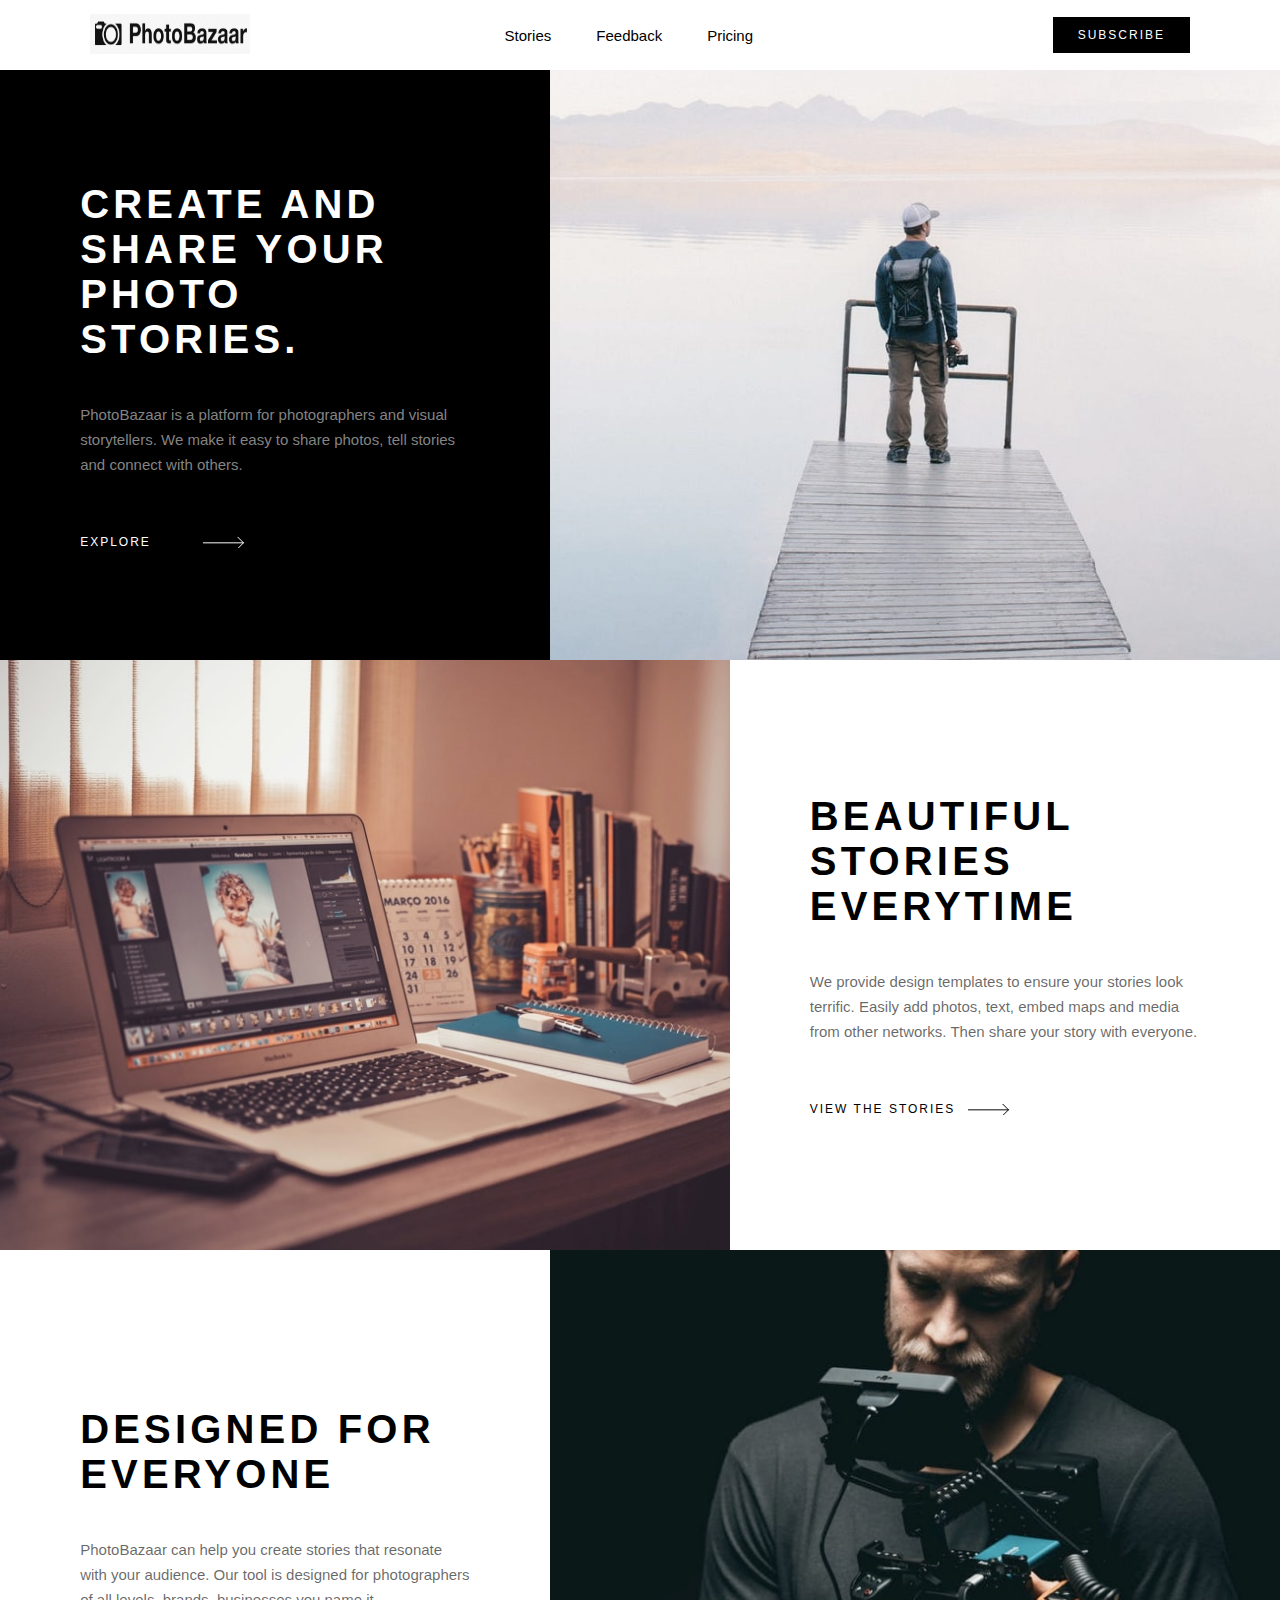
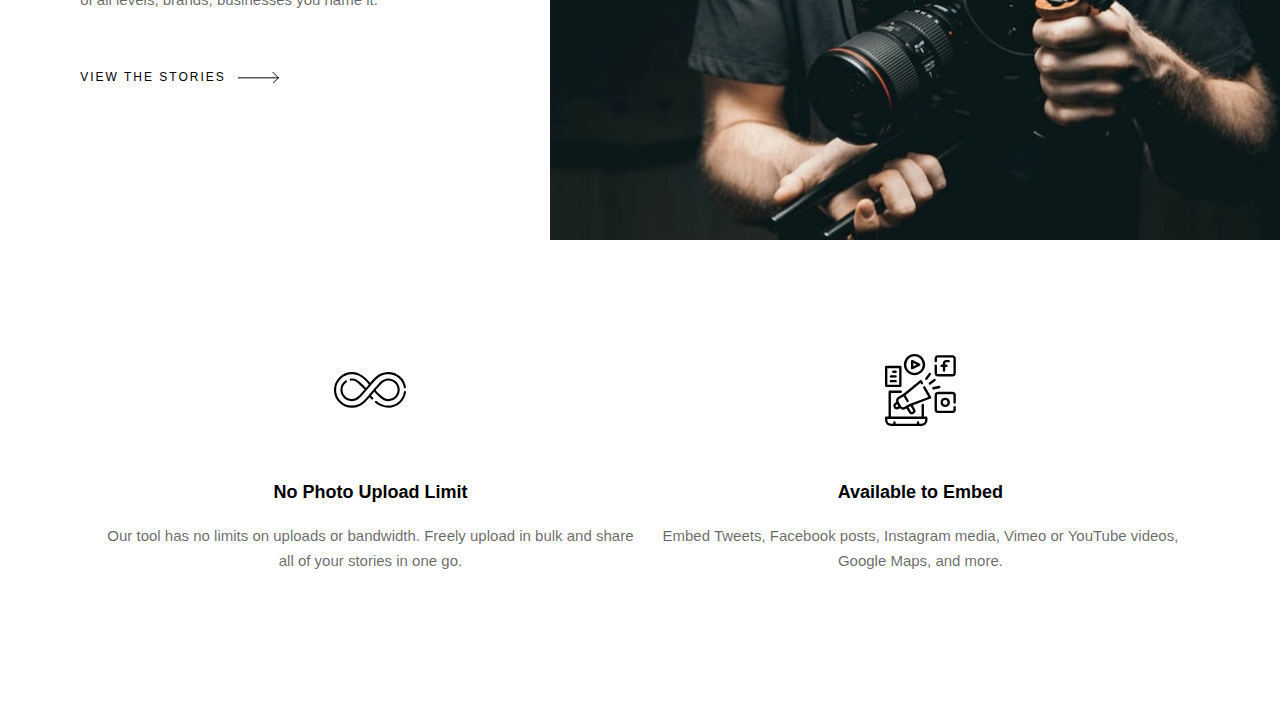
<file: index.html>
<!DOCTYPE html>
<html lang="en">

<head>
    <meta charset="UTF-8">
    <meta name="viewport" content="width=device-width, initial-scale=1.0">
    <title>PhotoBazaar - Home</title>
    <link rel="stylesheet" href="styles/css/main.css">
</head>

<body>
    <!-- HEADER -->
    <header>
        <div class="container">
            <nav class="navbar">
                <a href="index.html" class="logo">
                    <img height="40" width="160" src="images/Logo.png" alt="logo">
                </a>

                <ul class="nav_list">
                    <li class="nav_list-item">
                        <a href="stories.html" class="nav_list-link">Stories</a>
                    </li>
                    <li class="nav_list-item">
                        <a href="feedback.html" class="nav_list-link">Feedback</a>
                    </li>
                    <li class="nav_list-item">
                        <a href="pricing.html" class="nav_list-link">Pricing</a>
                    </li>
                </ul>

                <a href="subscribe.html" class="btn btn-black">Subscribe</a>

                <button class="menu_toggle">
                    <svg height="6" width="20" xmlns="http://www.w3.org/2000/svg" class="open">
                        <g fill-rule="evenodd">
                            <path d="M0 0h20v1H0zM0 5h20v1H0z"></path>
                        </g>
                    </svg>
                    <svg height="15" width="16" xmlns="http://www.w3.org/2000/svg" class="close">
                        <path
                            d="M14.718.075l.707.707L8.707 7.5l6.718 6.718-.707.707L8 8.207l-6.718 6.718-.707-.707L7.293 7.5.575.782l.707-.707L8 6.793 14.718.075z"
                            fill-rule="evenodd"></path>
                    </svg>
                </button>
            </nav>
        </div>
    </header>

    <!-- MAIN -->
    <main>
        <!-- CREATE AND SHARE SECTION -->
        <section class="create">
            <div class="container-lg">
                <div class="row">
                    <div class="section_text section_text_black">
                        <div class="section_text-box">
                            <h2 class="heading white">Create and share your photo stories.</h2>
                            <p class="opaque-grey">PhotoBazaar is a platform for photographers and visual storytellers.
                                We make it easy to share photos, tell stories and connect with others.</p>
                            <a href="explore.html" class="invite-link invite-link-white">Explore</a>
                        </div>
                    </div>
                    <div class="section_image section-create-img"></div>
                </div>
            </div>
        </section>

        <!-- BEAUTIFUL STORIES SECTION -->
        <section class="stories">
            <div class="container-lg">
                <div class="row">
                    <div class="section_image section-stories-img"></div>
                    <div class="section_text section_text_white">
                        <div class="section_text-box">
                            <h2 class="heading black">Beautiful stories everytime</h2>
                            <p class="opaque-black">We provide design templates to ensure your stories look terrific.
                                Easily add photos, text, embed maps and media from other networks. Then share your story with everyone.</p>
                            <a href="index.html" class="invite-link invite-link-black">View the stories</a>
                        </div>
                    </div>
                </div>
            </div>
        </section>

        <!-- FOR EVERYONE SECTION -->
        <section class="everyone">
            <div class="container-lg">
                <div class="row">
                    <div class="section_text section_text_white">
                        <div class="section_text-box">
                            <h2 class="heading black">Designed for everyone</h2>
                            <p class="opaque-black">PhotoBazaar can help you create stories that resonate with your audience. Our tool is designed for photographers of all levels, brands, businesses you name it.</p>
                            <a href="index.html" class="invite-link invite-link-black">View the stories</a>
                        </div>
                    </div>
                    <div class="section_image section-everyone-img"></div>
                </div>
            </div>
        </section>


        <!-- FEATURES GRID -->
        <section class="our-features">
            <div class="container">
                <div class="row">
                    <div class="feature">
                        <div class="feature-image"><img src="images/no-limit.svg" alt="no limit"></div>
                        <h3 class="feature-heading">No Photo Upload Limit</h3>
                        <p class="feature-text">Our tool has no limits on uploads or bandwidth. Freely upload in bulk and share all of your stories in one go.</p>
                    </div>
                    <div class="feature">
                        <div class="feature-image"><img src="images/embed.svg" alt="embed"></div>
                        <h3 class="feature-heading">Available to Embed</h3>
                        <p class="feature-text">Embed Tweets, Facebook posts, Instagram media, Vimeo or YouTube videos, Google Maps, and more.</p>
                    </div>
                </div>
            </div>
        </section>
    </main>
</body>

</html>
</file>
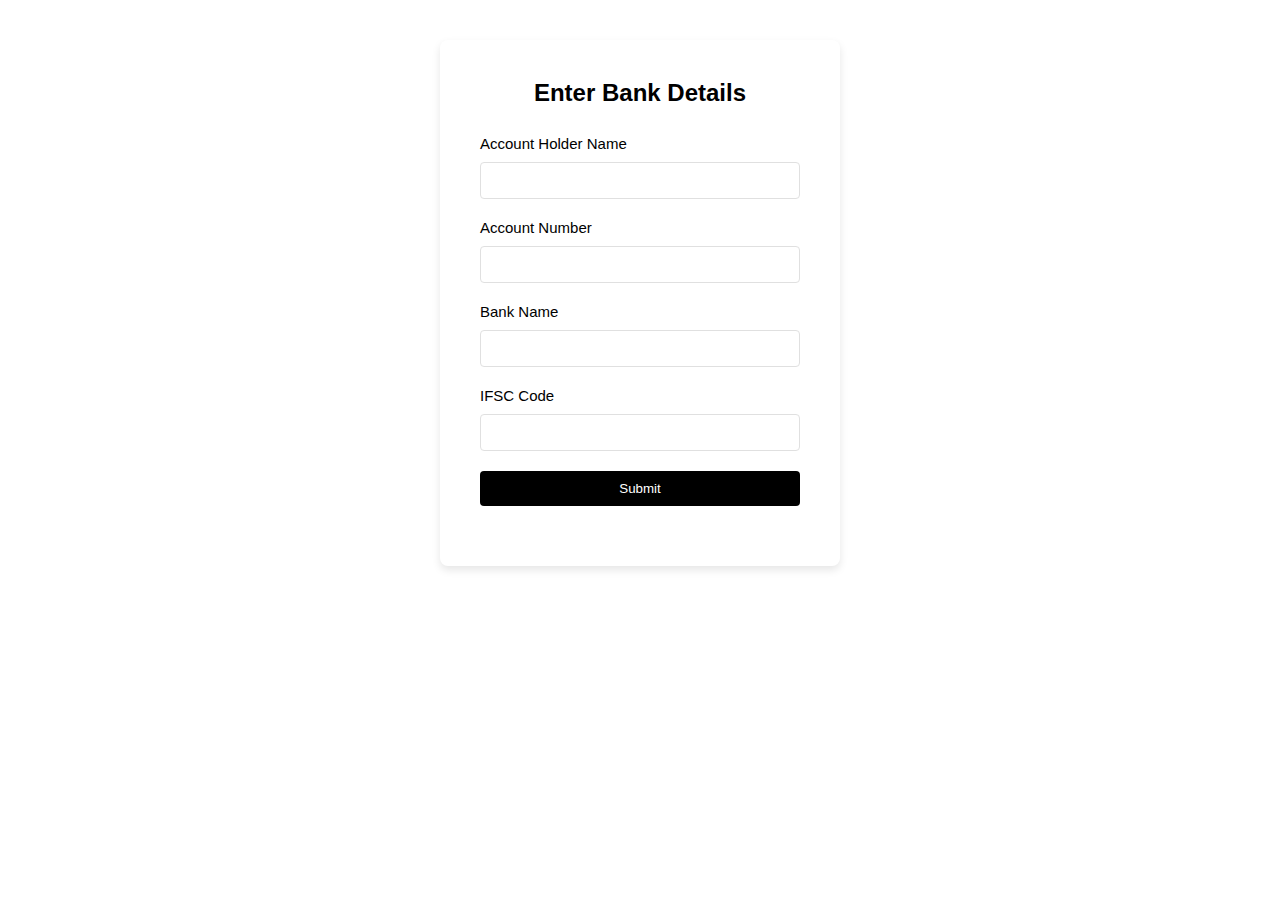
<file: bank-details.html>
<!DOCTYPE html>
<html lang="en">

<head>
    <meta charset="UTF-8">
    <meta name="viewport" content="width=device-width, initial-scale=1.0">
    <title>PhotoBazaar - Bank Details</title>
    <link rel="stylesheet" href="styles/css/main.css">
    <style>
        .form-container {
            background-color: #ffffff;
            padding: 40px;
            border-radius: 8px;
            max-width: 400px;
            margin: 40px auto;
            box-shadow: 0 4px 8px rgba(0, 0, 0, 0.1);
        }

        .form-heading {
            margin-bottom: 30px;
            font-size: 24px;
            text-align: center;
            color: #000000;
        }

        .form-group {
            margin-bottom: 20px;
        }

        .form-group label {
            display: block;
            margin-bottom: 10px;
            color: #000000;
        }

        .form-group input {
            width: 100%;
            padding: 10px;
            border: 1px solid #e0e0e0;
            border-radius: 4px;
            box-sizing: border-box;
        }

        .form-group button {
            width: 100%;
            padding: 10px;
            background-color: #000000;
            color: #ffffff;
            border: none;
            border-radius: 4px;
            cursor: pointer;
            transition: background-color 0.3s ease;
        }

        .form-group button:hover {
            background-color: #333333;
        }

        .form-group input:focus {
            border-color: #26c6da;
            outline: none;
        }

        /* Message styling */
        .message {
            margin-top: 20px;
            text-align: center;
            font-weight: bold;
        }

        .success {
            color: green;
        }

        .error {
            color: red;
        }
    </style>
</head>

<body>
    <!-- MAIN -->
    <main>
        <section class="form-container">
            <h3 class="form-heading">Enter Bank Details</h3>
            <form id="bankDetailsForm" onsubmit="submitForm(event)">
                <div class="form-group">
                    <label for="accountHolder">Account Holder Name</label>
                    <input type="text" id="accountHolder" name="accountHolder" required pattern="^[a-zA-Z\s]+$" title="Only letters and spaces allowed.">
                </div>

                <div class="form-group">
                    <label for="accountNumber">Account Number</label>
                    <input type="text" id="accountNumber" name="accountNumber" required pattern="^\d{9,18}$" title="Account number must be between 9 to 18 digits.">
                </div>

                <div class="form-group">
                    <label for="bankName">Bank Name</label>
                    <input type="text" id="bankName" name="bankName" required pattern="^[a-zA-Z\s]+$" title="Only letters and spaces allowed.">
                </div>

                <div class="form-group">
                    <label for="ifscCode">IFSC Code</label>
                    <input type="text" id="ifscCode" name="ifscCode" required pattern="^[A-Z]{4}[0-9]{7}$" title="IFSC Code must be 11 characters (first 4 letters and 7 digits).">
                </div>

                <div class="form-group">
                    <button type="submit">Submit</button>
                </div>
            </form>
            <!-- Message display area -->
            <div id="responseMessage" class="message"></div>
        </section>
    </main>

    <script>
        function submitForm(event) {
            event.preventDefault();

            const formData = {
                accountHolder: document.getElementById('accountHolder').value,
                accountNumber: document.getElementById('accountNumber').value,
                bankName: document.getElementById('bankName').value,
                ifscCode: document.getElementById('ifscCode').value
            };

            fetch('process_bank_details.php', {
                method: 'POST',
                headers: {
                    'Content-Type': 'application/json'
                },
                body: JSON.stringify(formData)
            })
            .then(response => response.json())
            .then(data => {
                const responseMessageDiv = document.getElementById('responseMessage');
                if (data.status === 'success') {
                    responseMessageDiv.className = 'message success';
                    responseMessageDiv.textContent = 'Bank details submitted successfully.';
                    // Optionally redirect after a delay
                    setTimeout(() => {
                        window.location.href = 'pricing.html';
                    }, 2000);
                } else {
                    responseMessageDiv.className = 'message error';
                    responseMessageDiv.textContent = data.message;
                }
            })
            .catch(error => {
                const responseMessageDiv = document.getElementById('responseMessage');
                responseMessageDiv.className = 'message error';
                responseMessageDiv.textContent = 'An error occurred. Please try again later.';
                console.error('Error:', error);
            });
        }
    </script>

</body>

</html>
</file>
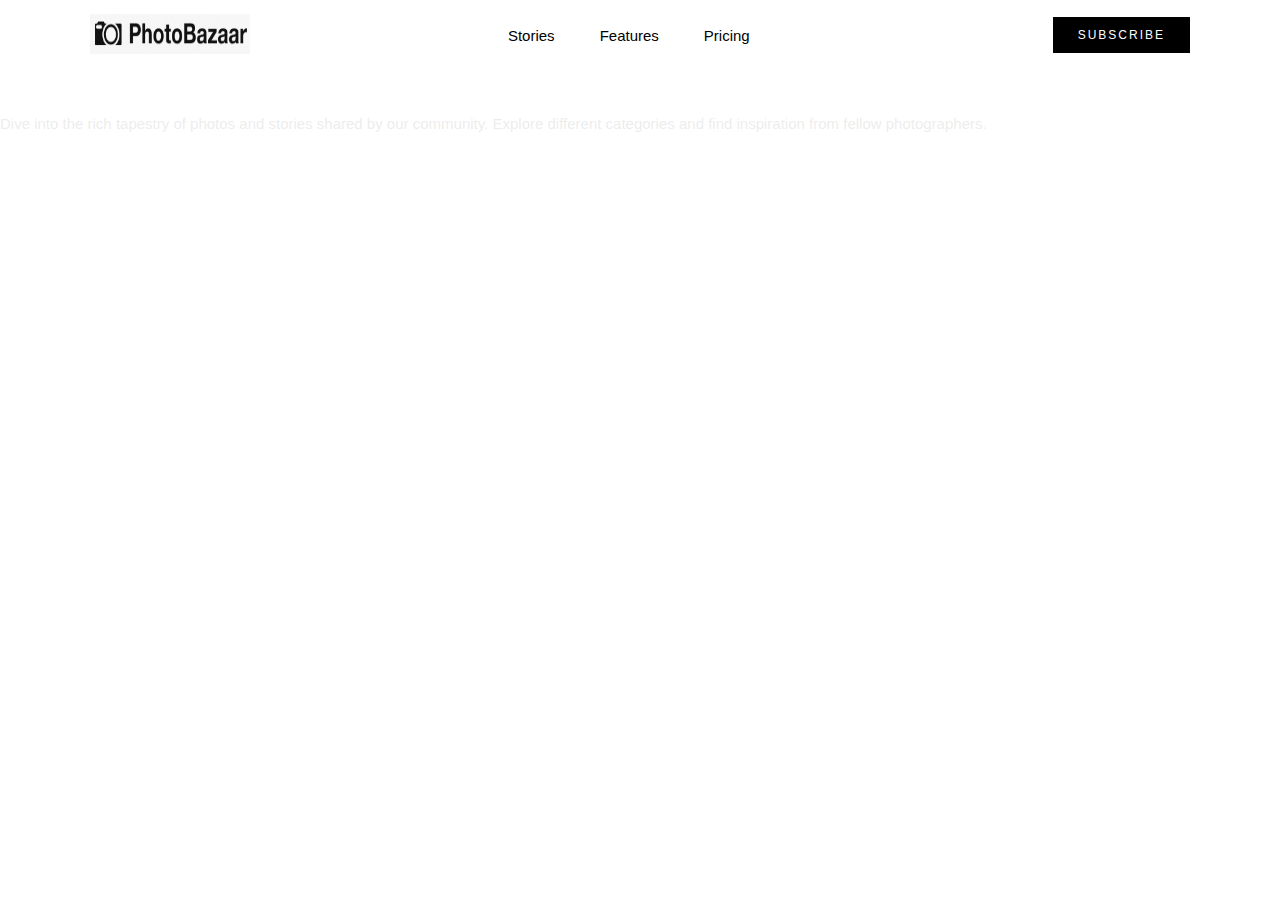
<file: explore.html>
<!DOCTYPE html>
<html lang="en">

<head>
    <meta charset="UTF-8">
    <meta name="viewport" content="width=device-width, initial-scale=1.0">
    <title>PhotoBazaar - Explore</title>
    <link rel="stylesheet" href="styles/css/main.css">
</head>

<body>
    <!-- HEADER -->
    <header>
        <div class="container">
            <nav class="navbar">
                <a href="index.html" class="logo">
                    <img height="40" width="160" src="images/Logo.png" alt="logo">
                </a>

                <ul class="nav_list">
                    <li class="nav_list-item">
                        <a href="stories.html" class="nav_list-link">Stories</a>
                    </li>
                    <li class="nav_list-item">
                        <a href="features.html" class="nav_list-link">Features</a>
                    </li>
                    <li class="nav_list-item">
                        <a href="pricing.html" class="nav_list-link">Pricing</a>
                    </li>
                </ul>

                <a href="subscribe.html" class="btn btn-black">Subscribe</a>
            </nav>
        </div>
    </header>

    <!-- MAIN -->
    <main>
        <section class="content">
            <div class="container-lg">
                <h2 class="heading white">Explore</h2>
                <p class="opaque-grey">Dive into the rich tapestry of photos and stories shared by our community. Explore different categories and find inspiration from fellow photographers.</p>
            </div>
        </section>
    </main>
</body>

</html>
</file>
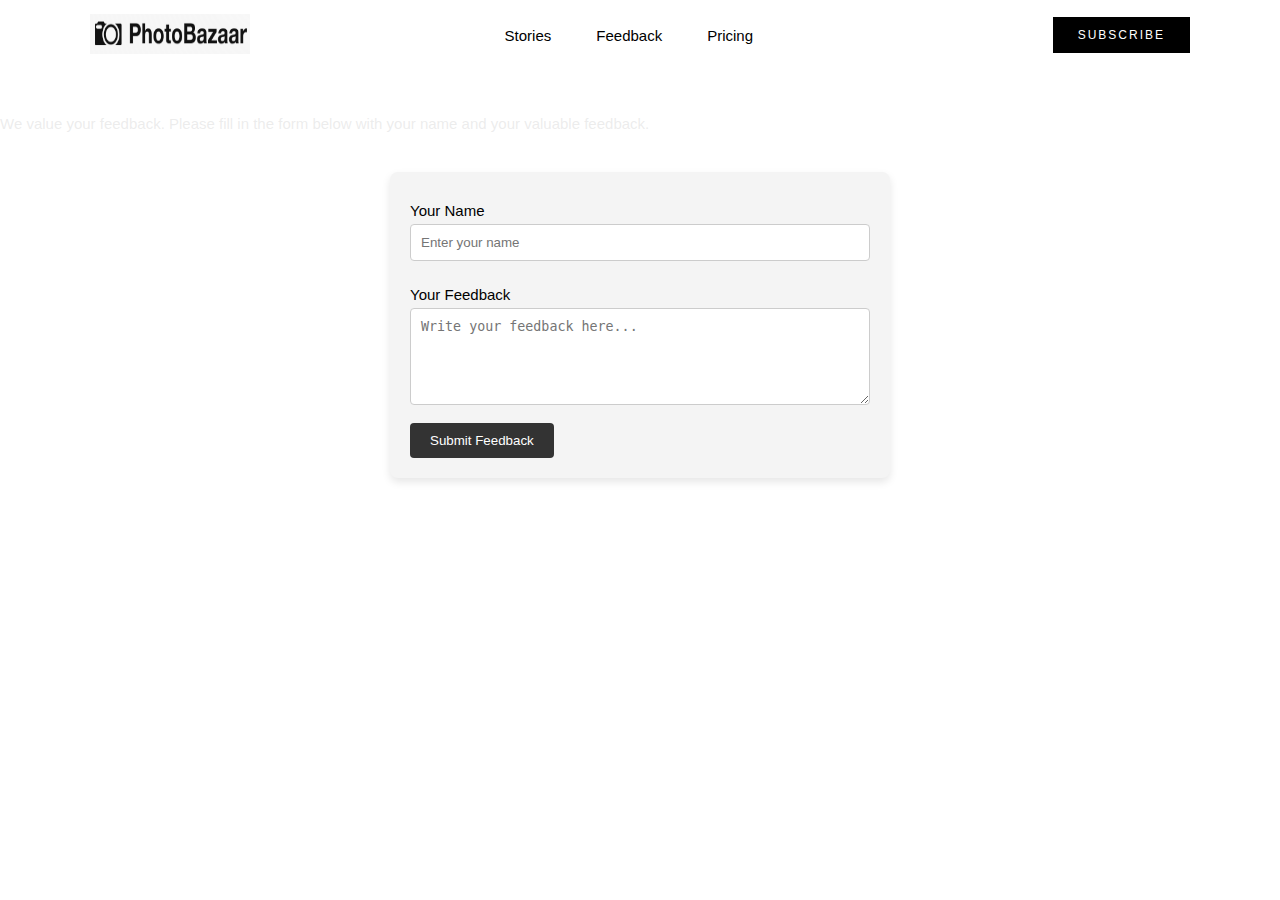
<file: feedback.html>
<!DOCTYPE html>
<html lang="en">

<head>
    <meta charset="UTF-8">
    <meta name="viewport" content="width=device-width, initial-scale=1.0">
    <title>PhotoBazaar - Feedback</title>
    <link rel="stylesheet" href="styles/css/main.css">
    <style>
        .form-container {
            width: 80%;
            max-width: 500px;
            margin: 0 auto;
            padding: 20px;
            background-color: #f4f4f4;
            border-radius: 8px;
        }

        .form-container label {
            display: block;
            margin: 10px 0 5px;
        }

        .form-container input, .form-container textarea {
            width: 100%;
            padding: 10px;
            border-radius: 4px;
            border: 1px solid #ccc;
            margin-bottom: 15px;
        }

        .form-container button {
            padding: 10px 20px;
            background-color: #333;
            color: white;
            border: none;
            border-radius: 4px;
            cursor: pointer;
        }

        .form-container button:hover {
            background-color: #444;
        }

        .name-suggestions {
            border: 1px solid #ccc;
            border-radius: 4px;
            max-height: 150px;
            overflow-y: auto;
            display: none;
            position: absolute;
            z-index: 10;
            background-color: #fff;
            width: 100%;
        }

        .name-suggestions div {
            padding: 8px;
            cursor: pointer;
        }

        .name-suggestions div:hover {
            background-color: #ddd;
        }
    </style>
</head>

<body>
    <!-- HEADER -->
    <header>
        <div class="container">
            <nav class="navbar">
                <a href="index.html" class="logo">
                    <img height="40" width="160" src="images/Logo.png" alt="logo">
                </a>

                <ul class="nav_list">
                    <li class="nav_list-item">
                        <a href="stories.html" class="nav_list-link">Stories</a>
                    </li>
                    <li class="nav_list-item">
                        <a href="feedback.html" class="nav_list-link">Feedback</a>
                    </li>
                    <li class="nav_list-item">
                        <a href="pricing.html" class="nav_list-link">Pricing</a>
                    </li>
                </ul>

                <a href="subscribe.html" class="btn btn-black">Subscribe</a>
            </nav>
        </div>
    </header>

    <!-- MAIN -->
    <main>
        <section class="content">
            <div class="container-lg">
                <h2 class="heading white">Feedback</h2>
                <p class="opaque-grey">We value your feedback. Please fill in the form below with your name and your valuable feedback.</p>

                <!-- Feedback Form -->
                <div class="form-container">
                    <form id="feedback-form">
                        <label for="name">Your Name</label>
                        <input type="text" id="name" name="name" placeholder="Enter your name" oninput="getNameSuggestions(this.value)">
                        <div id="suggestions" class="name-suggestions"></div>

                        <label for="feedback">Your Feedback</label>
                        <textarea id="feedback" name="feedback" rows="5" placeholder="Write your feedback here..."></textarea>

                        <button type="submit">Submit Feedback</button>
                    </form>
                </div>
            </div>
        </section>
    </main>

    <script src="https://code.jquery.com/jquery-3.6.0.min.js"></script>
    <script>
        // Function to get name suggestions based on input
        function getNameSuggestions(query) {
            if (query.length > 0) {
                $.ajax({
                    url: "get_names.php",
                    method: "GET",
                    data: { letter: query[0].toUpperCase() },
                    success: function(response) {
                        const names = JSON.parse(response);
                        let suggestions = "";
                        if (names.length > 0) {
                            names.forEach(function(name) {
                                suggestions += `<div onclick="selectName('${name}')">${name}</div>`;
                            });
                            document.getElementById('suggestions').innerHTML = suggestions;
                            document.getElementById('suggestions').style.display = "block";
                        } else {
                            document.getElementById('suggestions').style.display = "none";
                        }
                    }
                });
            } else {
                document.getElementById('suggestions').style.display = "none";
            }
        }

        // Function to select name from suggestions
        function selectName(name) {
            document.getElementById('name').value = name;
            document.getElementById('suggestions').style.display = "none";
        }

        // Submit the form using AJAX
        $("#feedback-form").on("submit", function(e) {
            e.preventDefault();

            const name = $("#name").val();
            const feedback = $("#feedback").val();

            $.ajax({
                url: "submit_feedback.php",
                method: "POST",
                data: {
                    name: name,
                    feedback: feedback
                },
                success: function(response) {
                    alert(response);
                    $("#feedback-form")[0].reset();
                }
            });
        });
    </script>
</body>

</html>
</file>
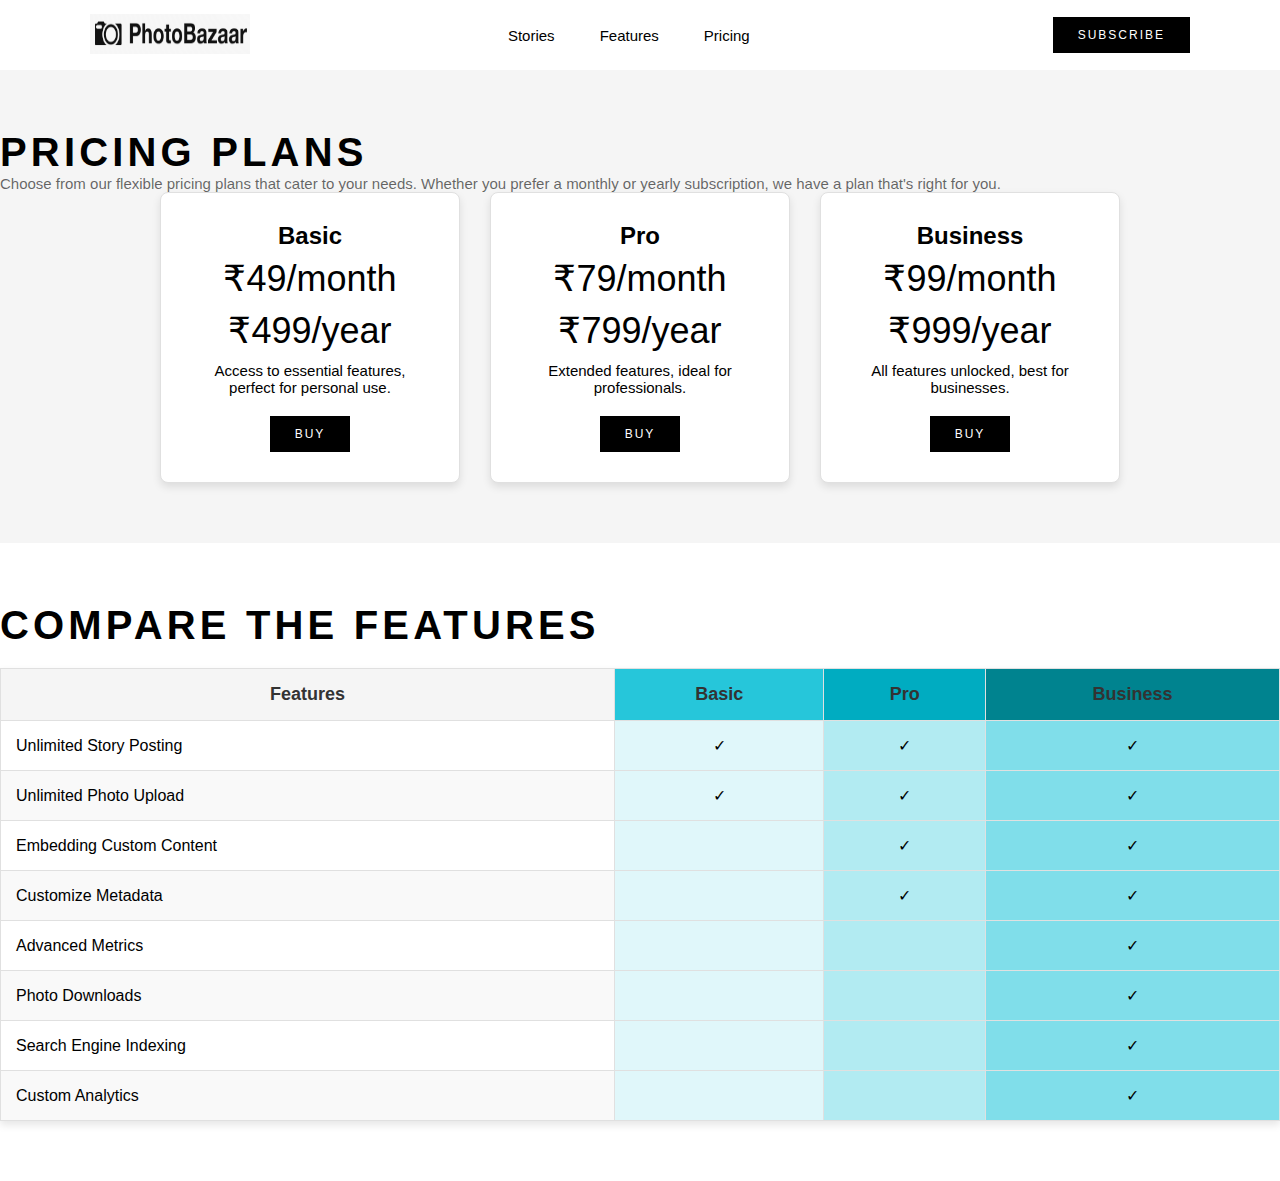
<file: pricing.html>
<!DOCTYPE html>
<html lang="en">

<head>
    <meta charset="UTF-8">
    <meta name="viewport" content="width=device-width, initial-scale=1.0">
    <title>PhotoBazaar - Pricing</title>
    <link rel="stylesheet" href="styles/css/main.css">
    <style>
        .features-table tr:nth-child(even) {
            background-color: #f9f9f9;
        }

        .features-table th, .features-table td {
            padding: 15px;
            text-align: center;
            border: 1px solid #e0e0e0;
        }

        .features-table th {
            background-color: #f5f5f5;
            font-size: 18px;
        }

        .features-table td:nth-child(2) {
            background-color: #e0f7fa;
        }

        .features-table td:nth-child(3) {
            background-color: #b2ebf2;
        }

        .features-table td:nth-child(4) {
            background-color: #80deea;
        }

        .features-table th:nth-child(2) {
            background-color: #26c6da;
        }

        .features-table th:nth-child(3) {
            background-color: #00acc1;
        }

        .features-table th:nth-child(4) {
            background-color: #00838f;
        }

        @media (max-width: 768px) {
            .features-table {
                width: 100%;
                display: block;
                overflow-x: auto;
            }

            .pricing-table {
                flex-direction: column;
            }

            .pricing-card {
                margin-bottom: 20px;
            }
        }
    </style>
</head>

<body>
    <!-- HEADER -->
    <header>
        <div class="container">
            <nav class="navbar">
                <a href="index.html" class="logo">
                    <img height="40" width="160" src="images/Logo.png" alt="logo">
                </a>

                <ul class="nav_list">
                    <li class="nav_list-item">
                        <a href="stories.html" class="nav_list-link">Stories</a>
                    </li>
                    <li class="nav_list-item">
                        <a href="features.html" class="nav_list-link">Features</a>
                    </li>
                    <li class="nav_list-item">
                        <a href="pricing.html" class="nav_list-link">Pricing</a>
                    </li>
                </ul>

                <a href="subscribe.html" class="btn btn-black">Subscribe</a>
            </nav>
        </div>
    </header>

    <!-- MAIN -->
    <main>
        <section class="pricing">
            <div class="container-lg">
                <h2 class="heading">Pricing Plans</h2>
                <p class="opaque-black">Choose from our flexible pricing plans that cater to your needs. Whether you prefer a monthly or yearly subscription, we have a plan that's right for you.</p>
                
                <div class="pricing-table">
                    <div class="pricing-card">
                        <h3 class="pricing-plan">Basic</h3>
                        <p class="pricing-price">₹49/month</p>
                        <p class="pricing-price">₹499/year</p>
                        <p class="pricing-description">Access to essential features, perfect for personal use.</p>
                        <a href="bank-details.html?plan=basic" class="btn btn-black">Buy</a>
                    </div>
                    <div class="pricing-card">
                        <h3 class="pricing-plan">Pro</h3>
                        <p class="pricing-price">₹79/month</p>
                        <p class="pricing-price">₹799/year</p>
                        <p class="pricing-description">Extended features, ideal for professionals.</p>
                        <a href="bank-details.html?plan=pro" class="btn btn-black">Buy</a>
                    </div>
                    <div class="pricing-card">
                        <h3 class="pricing-plan">Business</h3>
                        <p class="pricing-price">₹99/month</p>
                        <p class="pricing-price">₹999/year</p>
                        <p class="pricing-description">All features unlocked, best for businesses.</p>
                        <a href="bank-details.html?plan=business" class="btn btn-black">Buy</a>
                    </div>
                </div>
            </div>
        </section>

        <section class="features-comparison">
            <div class="container-lg">
                <h2 class="heading">Compare the Features</h2>
                <table class="features-table">
                    <thead>
                        <tr>
                            <th>Features</th>
                            <th>Basic</th>
                            <th>Pro</th>
                            <th>Business</th>
                        </tr>
                    </thead>
                    <tbody>
                        <tr>
                            <td>Unlimited Story Posting</td>
                            <td>&#10003;</td>
                            <td>&#10003;</td>
                            <td>&#10003;</td>
                        </tr>
                        <tr>
                            <td>Unlimited Photo Upload</td>
                            <td>&#10003;</td>
                            <td>&#10003;</td>
                            <td>&#10003;</td>
                        </tr>
                        <tr>
                            <td>Embedding Custom Content</td>
                            <td></td>
                            <td>&#10003;</td>
                            <td>&#10003;</td>
                        </tr>
                        <tr>
                            <td>Customize Metadata</td>
                            <td></td>
                            <td>&#10003;</td>
                            <td>&#10003;</td>
                        </tr>
                        <tr>
                            <td>Advanced Metrics</td>
                            <td></td>
                            <td></td>
                            <td>&#10003;</td>
                        </tr>
                        <tr>
                            <td>Photo Downloads</td>
                            <td></td>
                            <td></td>
                            <td>&#10003;</td>
                        </tr>
                        <tr>
                            <td>Search Engine Indexing</td>
                            <td></td>
                            <td></td>
                            <td>&#10003;</td>
                        </tr>
                        <tr>
                            <td>Custom Analytics</td>
                            <td></td>
                            <td></td>
                            <td>&#10003;</td>
                        </tr>
                    </tbody>
                </table>
            </div>
        </section>
    </main>
</body>

</html>
</file>
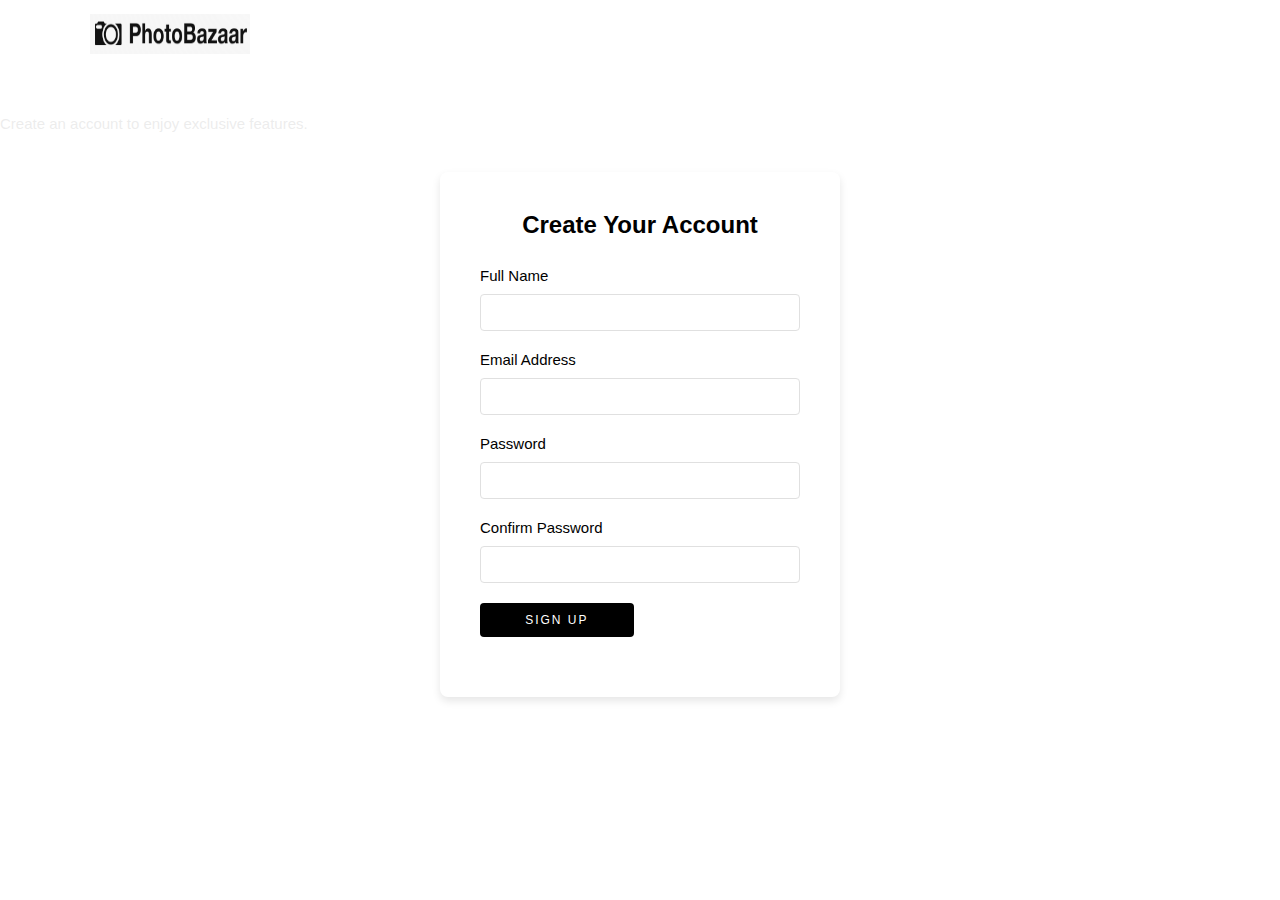
<file: signup.html>
<!DOCTYPE html>
<html lang="en">

<head>
    <meta charset="UTF-8">
    <meta name="viewport" content="width=device-width, initial-scale=1.0">
    <title>PhotoBazaar - Sign Up</title>
    <link rel="stylesheet" href="styles/css/main.css">
    <style>
        .suggestions {
            border: 1px solid #ccc;
            max-height: 100px;
            overflow-y: auto;
            width: 300px;
            position: absolute;
            background-color: white;
            z-index: 1000;
        }

        .suggestions div {
            padding: 8px;
            cursor: pointer;
        }

        .suggestions div:hover {
            background-color: #f0f0f0;
        }
    </style>
</head>

<body>

    <header>
        <div class="container">
            <nav class="navbar">
                <a href="index.html" class="logo">
                    <img height="40" width="160" src="images/Logo.png" alt="logo">
                </a>
            </nav>
        </div>
    </header>

    <main>
        <section class="content">
            <div class="container-lg">
                <h2 class="heading white">Sign Up</h2>
                <p class="opaque-grey">Create an account to enjoy exclusive features.</p>

                <div class="form-container">
                    <h3 class="form-heading">Create Your Account</h3>
                    <form id="signupForm" action="signup.php" method="POST" onsubmit="validateSignUp(event)">
                        <div class="form-group" style="position: relative;">
                            <label for="name">Full Name</label>
                            <input type="text" id="name" name="name" required>
                        </div>

                        <div class="form-group">
                            <label for="email">Email Address</label>
                            <input type="email" id="email" name="email" required>
                        </div>

                        <div class="form-group">
                            <label for="password">Password</label>
                            <input type="password" id="password" name="password" required>
                        </div>

                        <div class="form-group">
                            <label for="confirmPassword">Confirm Password</label>
                            <input type="password" id="confirmPassword" name="confirmPassword" required>
                        </div>

                        <div class="form-group">
                            <button type="submit" class="btn btn-black">Sign Up</button>
                        </div>
                    </form>
                    <div id="message"></div>
                </div>
            </div>
        </section>
    </main>

    <script>
        // Form validation and AJAX form submission
        function validateSignUp(event) {
            event.preventDefault(); // Prevent form submission to handle with AJAX

            var name = document.getElementById("name").value;
            var email = document.getElementById("email").value;
            var password = document.getElementById("password").value;
            var confirmPassword = document.getElementById("confirmPassword").value;

            // Basic password matching validation
            if (password !== confirmPassword) {
                alert("Passwords do not match!");
                return;
            }

            var formData = new FormData(document.getElementById("signupForm"));

            var xhr = new XMLHttpRequest();
            xhr.open("POST", "signup.php", true);
            xhr.onreadystatechange = function() {
                if (xhr.readyState === 4 && xhr.status === 200) {
                    document.getElementById("message").innerHTML = xhr.responseText;
                }
            };
            xhr.send(formData);
        }
    </script>

</body>

</html>
</file>
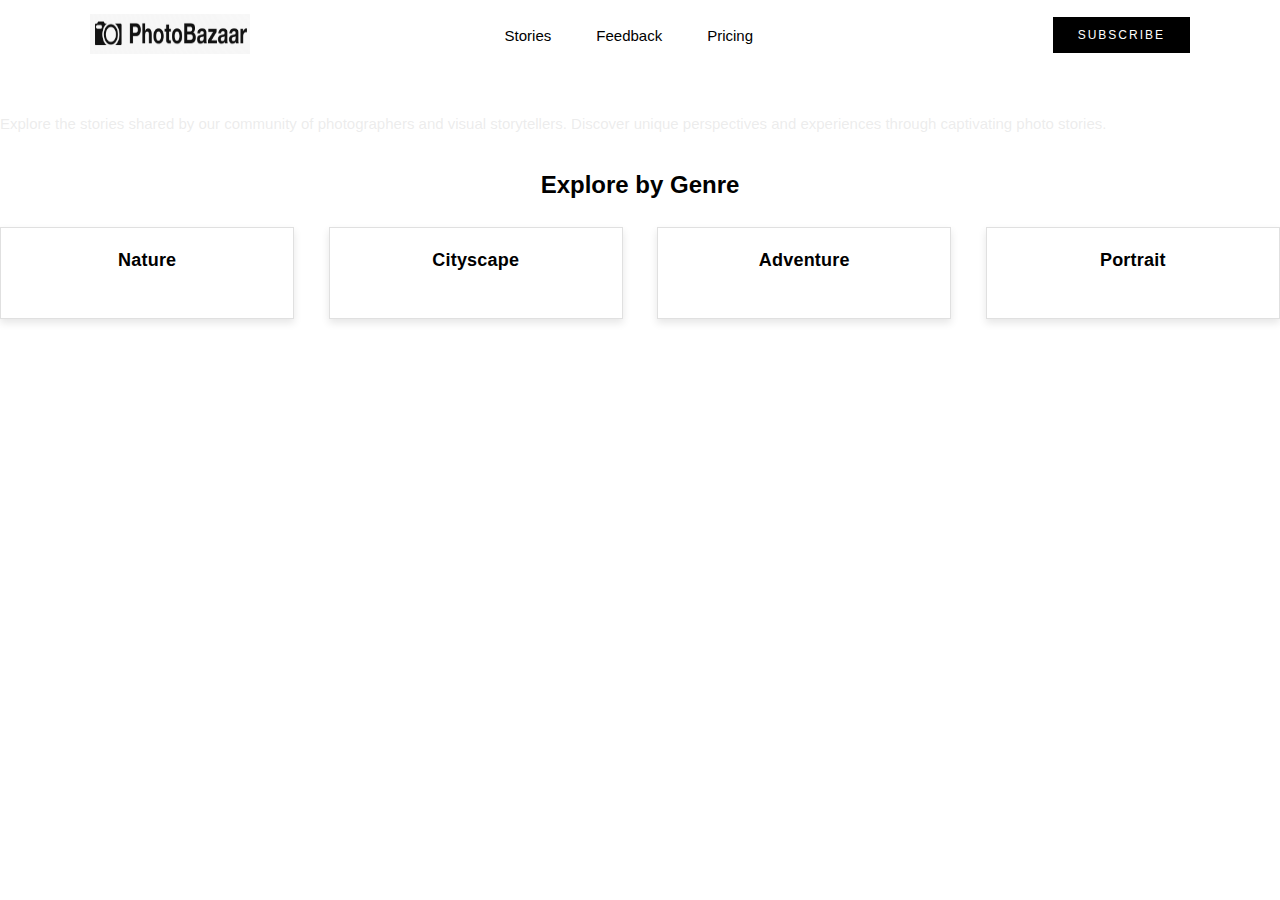
<file: stories.html>
<!DOCTYPE html>
<html lang="en">

<head>
    <meta charset="UTF-8">
    <meta name="viewport" content="width=device-width, initial-scale=1.0">
    <title>PhotoBazaar - Stories</title>
    <link rel="stylesheet" href="styles/css/main.css">
</head>

<body>
    <!-- HEADER -->
    <header>
        <div class="container">
            <nav class="navbar">
                <a href="index.html" class="logo">
                    <img height="40" width="160" src="images/Logo.png" alt="logo">
                </a>
                <ul class="nav_list">
                    <li class="nav_list-item"><a href="stories.html" class="nav_list-link">Stories</a></li>
                    <li class="nav_list-item"><a href="feedback.html" class="nav_list-link">Feedback</a></li>
                    <li class="nav_list-item"><a href="pricing.html" class="nav_list-link">Pricing</a></li>
                </ul>
                <a href="subscribe.html" class="btn btn-black">Subscribe</a>
            </nav>
        </div>
    </header>

    <!-- MAIN -->
    <main>
        <!-- Section for Stories -->
        <section class="content">
            <div class="container-lg">
                <h2 class="heading white">Our Stories</h2>
                <p class="opaque-grey">Explore the stories shared by our community of photographers and visual storytellers. Discover unique perspectives and experiences through captivating photo stories.</p>
                <div class="genres">
                    <h3 class="form-heading">Explore by Genre</h3>
                    <div class="genre-grid">
                        <div class="genre-card" onclick="openForm('nature')"><h4>Nature</h4></div>
                        <div class="genre-card" onclick="openForm('cityscape')"><h4>Cityscape</h4></div>
                        <div class="genre-card" onclick="openForm('adventure')"><h4>Adventure</h4></div>
                        <div class="genre-card" onclick="openForm('portrait')"><h4>Portrait</h4></div>
                    </div>
                </div>
            </div>
        </section>

        <!-- Story Submission Form -->
        <section id="storyForm" class="form-container" style="display: none;">
            <h3 class="form-heading">Submit Your Story</h3>
            <form id="submitStoryForm" action="stories.jsp" method="post" enctype="multipart/form-data">
                <div class="form-group">
                    <label for="storyTitle">Story Title</label>
                    <input type="text" id="storyTitle" name="storyTitle" required>
                </div>
                <div class="form-group">
                    <label for="storyGenre">Genre</label>
                    <input type="text" id="storyGenre" name="storyGenre" readonly>
                </div>
                <div class="form-group">
                    <label for="storyContent">Story Content</label>
                    <textarea id="storyContent" name="storyContent" rows="5" required></textarea>
                </div>
                <div class="form-group">
                    <label for="photo">Upload Photo</label>
                    <input type="file" id="photo" name="photo" accept="image/*" required>
                </div>
                <div class="form-group">
                    <button type="submit" class="btn btn-black">Submit Story</button>
                </div>
            </form>
        </section>

        <script>
            function openForm(genre) {
                document.getElementById('storyForm').style.display = 'block';
                document.getElementById('storyGenre').value = genre.charAt(0).toUpperCase() + genre.slice(1);
            }
        </script>
    </main>
</body>

</html>
</file>
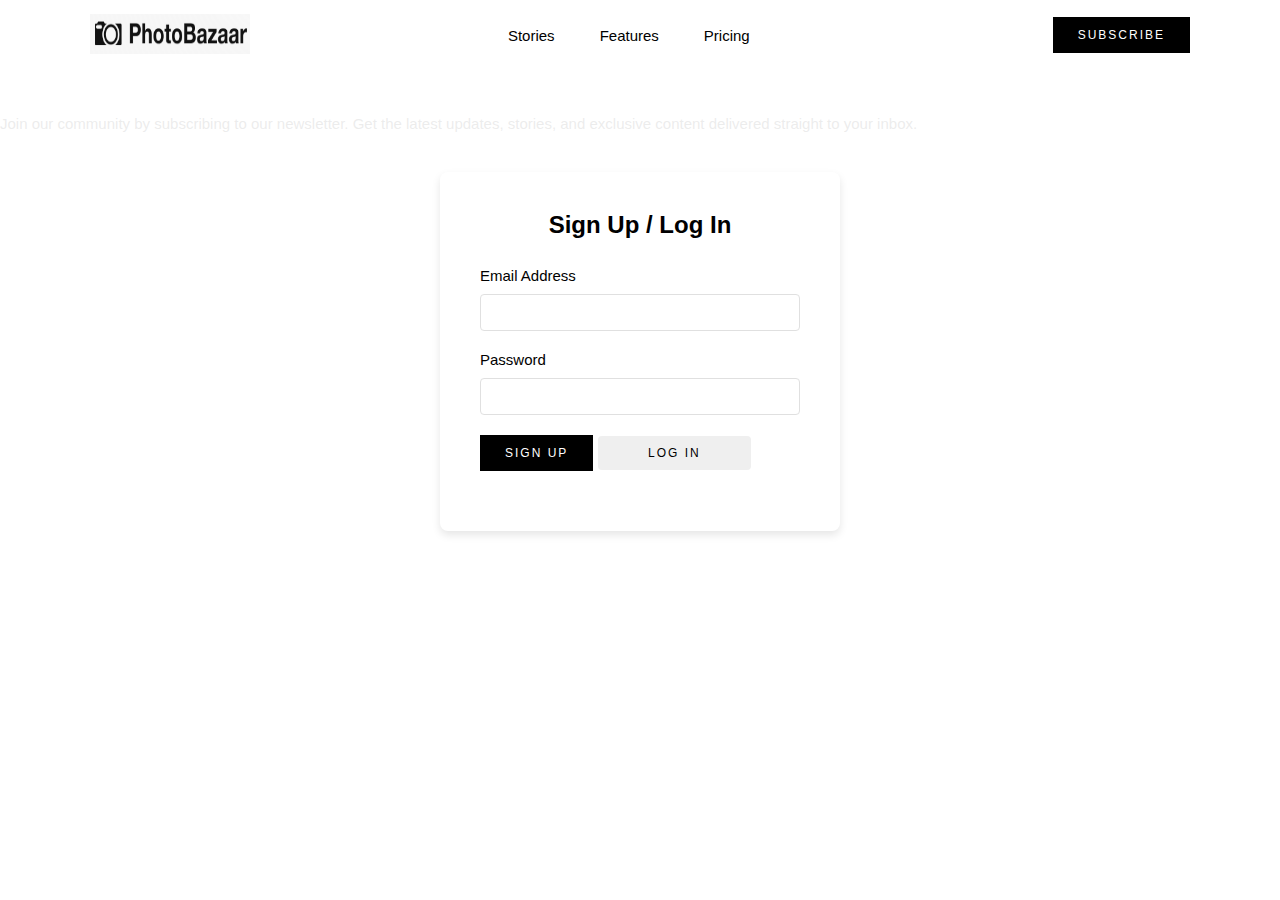
<file: subscribe.html>
<!DOCTYPE html>
<html lang="en">

<head>
    <meta charset="UTF-8">
    <meta name="viewport" content="width=device-width, initial-scale=1.0">
    <title>PhotoBazaar - Subscribe</title>
    <link rel="stylesheet" href="styles/css/main.css">
</head>

<body>

    <header>
        <div class="container">
            <nav class="navbar">
                <a href="index.html" class="logo">
                    <img height="40" width="160" src="images/Logo.png" alt="logo">
                </a>

                <ul class="nav_list">
                    <li class="nav_list-item">
                        <a href="stories.html" class="nav_list-link">Stories</a>
                    </li>
                    <li class="nav_list-item">
                        <a href="features.html" class="nav_list-link">Features</a>
                    </li>
                    <li class="nav_list-item">
                        <a href="pricing.html" class="nav_list-link">Pricing</a>
                    </li>
                </ul>

                <a href="subscribe.html" class="btn btn-black">Subscribe</a>
            </nav>
        </div>
    </header>

    <main>
        <section class="content">
            <div class="container-lg">
                <h2 class="heading white">Subscribe</h2>
                <p class="opaque-grey">Join our community by subscribing to our newsletter. Get the latest updates, stories, and exclusive content delivered straight to your inbox.</p>

                <div class="form-container">
                    <h3 class="form-heading">Sign Up / Log In</h3>
                    <form id="subscribeForm">
                        <div class="form-group">
                            <label for="email">Email Address</label>
                            <input type="email" id="email" name="email" required>
                        </div>

                        <div class="form-group">
                            <label for="password">Password</label>
                            <input type="password" id="password" name="password" required>
                        </div>

                        <div class="form-group">
                            <a href="signup.html" class="btn btn-black">Sign Up</a>
                            <button type="button" class="btn btn-secondary" onclick="validateForm()">Log In</button>
                        </div>
                    </form>
                </div>
            </div>
        </section>
    </main>

    <script>
        function validateForm() {
            var email = document.getElementById('email').value;
            var password = document.getElementById('password').value;

            var emailPattern = /\b[A-Z0-9._%+-]+@[A-Z0-9.-]+\.[A-Z]{2,4}\b/i;

            if (email === "" || password === "") {
                alert("Please fill out both the email and password fields.");
            } else if (!emailPattern.test(email)) {
                alert("Please enter a valid email address.");
            } else {
                submitFormAsXML(email, password);
            }
        }

        function submitFormAsXML(email, password) {
            var xhr = new XMLHttpRequest();
            xhr.open("POST", "subscribe.php", true);
            xhr.setRequestHeader("Content-Type", "application/xml");

            // Construct XML data
            var xmlData = `<credentials>
                                <email>${email}</email>
                                <password>${password}</password>
                           </credentials>`;

            // Handle the server's response
            xhr.onreadystatechange = function() {
                if (xhr.readyState === 4 && xhr.status === 200) {
                    var responseXML = xhr.responseXML;
                    var status = responseXML.getElementsByTagName("status")[0].textContent;
                    var message = responseXML.getElementsByTagName("message")[0].textContent;
                    alert(message);
                    if (status === "success") {
                        document.getElementById('subscribeForm').reset();
                    }
                }
            };

            xhr.send(xmlData);
        }
    </script>

</body>

</html>
</file>
<file: styles/css/main.css>
/* Pricing Section */
.pricing {
  background-color: #f5f5f5;
  padding: 60px 0;
}

.pricing-table {
  display: flex;
  justify-content: center;
  gap: 30px;
}

.pricing-card {
  background-color: #ffffff;
  border: 1px solid #e0e0e0;
  border-radius: 8px;
  padding: 30px;
  width: 300px;
  text-align: center;
  box-shadow: 0 4px 8px rgba(0, 0, 0, 0.1);
  transition: transform 0.3s ease;
}

.pricing-card:hover {
  transform: translateY(-10px);
}

.pricing-plan {
  font-size: 24px;
  margin: 0;
  color: #000000; 
}

.pricing-price {
  font-size: 36px;
  margin: 10px 0;
  color: #000000; 
}

.pricing-description {
  color: #000000; 
  margin-bottom: 20px;
}

.pricing h2 {
  color: #000000; 
}

.pricing p {
  color: #000000; 
}

/* Features Comparison Section */
.features-comparison {
  background-color: #ffffff;
  padding: 60px 0;
}

.features-table {
  width: 100%;
  border-collapse: collapse;
  margin-top: 20px;
  box-shadow: 0 4px 8px rgba(0, 0, 0, 0.1);
}

.features-table th, .features-table td {
  padding: 15px;
  text-align: center;
  border: 1px solid #e0e0e0;
  color: #000000;
}

.features-table th {
  background-color: #f5f5f5;
  font-size: 18px;
  color: #333333;
}

.features-table td {
  font-size: 16px;
}

.features-table td:first-child {
  text-align: left;
}

.features-table tr:nth-child(even) {
  background-color: #f9f9f9;
}

.features-table tr:hover {
  background-color: #f1f1f1;
}

.opaque-grey {
  color: rgba(255, 255, 255, 0.7);
  margin-bottom: 40px;
}

.form-container {
  background-color: #ffffff;
  padding: 40px;
  border-radius: 8px;
  max-width: 400px;
  margin: 0 auto;
  box-shadow: 0 4px 8px rgba(0, 0, 0, 0.1);
}

.form-heading {
  margin-bottom: 30px;
  font-size: 24px;
  text-align: center;
  color: #000000;
}

.form-group {
  margin-bottom: 20px;
}

.form-group label {
  display: block;
  margin-bottom: 10px;
  color: #000000;
}

.form-group input {
  width: 100%;
  padding: 10px;
  border: 1px solid #e0e0e0;
  border-radius: 4px;
  box-sizing: border-box;
}

.form-group button {
  width: 48%;
  padding: 10px;
  border: none;
  border-radius: 4px;
  cursor: pointer;
}

.form-group button:first-child {
  margin-right: 4%;
}

h1 {
  font-size: 40px;
  text-transform: uppercase;
  letter-spacing: 4.17px;
}

.white {
  color: #ffffff;
}

h3 {
  font-family: "DM Sans Bold", sans-serif;
  font-size: 18px;
  line-height: 25px;
}

h4 {
  font-size: 24px;
  line-height: 25px;
  letter-spacing: .2px;
  font-family: "DM Sans Bold", sans-serif;
  text-align: center;
  margin-bottom: 25px;
}

h5 {
  font-family: "DM Sans Bold", sans-serif;
  font-size: 12px;
  text-transform: uppercase;
  letter-spacing: 2px;
}

p.opaque-grey {
  color: rgba(223, 223, 223, 0.6);
}

p.opaque-black {
  color: rgba(0, 0, 0, 0.6);
}

.heading {
  font-size: 40px;
  text-transform: uppercase;
  letter-spacing: 4.17px;
}

.btn, .invite-link {
  text-transform: uppercase;
  font-size: 12px;
  font-family: "DM Sans Bold", sans-serif;
  letter-spacing: 2px;
}

.btn {
  display: inline-block;
  border: none;
  outline: none;
  padding: 11px 25px;
}

.btn-black {
  background-color: #000000;
  color: #ffffff;
  -webkit-transition: all .4s;
  transition: all .4s;
}

.btn-black:hover {
  background-color: #dfdfdf;
  color: #000000;
}

.invite-link {
  display: -webkit-inline-box;
  display: -ms-inline-flexbox;
  display: inline-flex;
  -webkit-box-align: center;
      -ms-flex-align: center;
          align-items: center;
  width: 100%;
  max-width: 165px;
  position: relative;
}

.invite-link::after {
  content: '';
  position: absolute;
  right: 0;
  width: 42px;
  height: 12px;
  background-size: cover;
  -webkit-transition: -webkit-transform .4s;
  transition: -webkit-transform .4s;
  transition: transform .4s;
  transition: transform .4s, -webkit-transform .4s;
}

.invite-link:hover {
  text-decoration: underline;
}

.invite-link:hover::after {
  -webkit-transform: translateX(-10px);
          transform: translateX(-10px);
}

.invite-link-white {
  color: #ffffff;
}

.invite-link-white::after {
  background-image: url("../../images/arrow-white.svg");
}

.invite-link-black {
  color: #000000;
  max-width: 200px;
}

.invite-link-black::after {
  background-image: url("../../images/arrow-black.svg");
}

header {
  height: 70px;
}

.navbar {
  display: -webkit-box;
  display: -ms-flexbox;
  display: flex;
  -webkit-box-align: center;
      -ms-flex-align: center;
          align-items: center;
  -webkit-box-pack: justify;
      -ms-flex-pack: justify;
          justify-content: space-between;
  height: 70px;
}

.nav_list {
  display: -webkit-box;
  display: -ms-flexbox;
  display: flex;
}

.nav_list-item {
  margin-right: 45px;
}

.nav_list-link {
  color: #000000;
}

.nav_list-link:hover {
  color: #dfdfdf;
}

.menu_toggle {
  display: none;
}

*,
*::before,
*::after {
  margin: 0;
  padding: 0;
  -webkit-box-sizing: border-box;
          box-sizing: border-box;
}

body {
  font-family: "DM Sans Regular", sans-serif;
  font-size: 15px;
}

ul {
  list-style: none;
}

a {
  text-decoration: none;
}

button {
  cursor: pointer;
}

.row {
  display: -webkit-box;
  display: -ms-flexbox;
  display: flex;
}

.container,
.container-lg,
.container-small {
  width: 100%;
  margin: 0 auto;
}

.container {
  max-width: 1150px;
  padding: 0 25px;
}

.container-lg {
  max-width: 3000px;
}

.container-small {
  max-width: 900px;
  padding: 0 20px;
}

.section_text {
  width: 43%;
  height: 590px;
  display: -webkit-box;
  display: -ms-flexbox;
  display: flex;
  -webkit-box-align: center;
      -ms-flex-align: center;
          align-items: center;
}

.section_text_black {
  background-color: #000000;
}

.section_text_white {
  background-color: #ffffff;
}

.section_text-box {
  width: 100%;
  max-width: 500px;
  margin: 0 auto;
  padding: 0 55px;
}

.section_text-box p {
  line-height: 25px;
  margin: 40px 0 55px;
}

.section_image {
  width: 57%;
}

.section-create-img {
  background-image: url("../../images/create-and-share.jpg");
  background-size: cover;
}

.section-stories-img {
  background-image: url("../../images/beautiful-stories.jpg");
  background-size: cover;
}

.section-everyone-img {
  background-image: url("../../images/designed-for-everyone.jpg");
  background-size: cover;
}

.image-container {
  display: block;
  height: 500px;
  position: relative;
  -webkit-transition: all .3s;
  transition: all .3s;
}


.image-container:hover {
  -webkit-transform: translateY(-25px);
          transform: translateY(-25px);
}

.image-container:hover::after {
  opacity: 1;
}

.image {
  height: 100%;
  width: 100%;
  display: -webkit-box;
  display: -ms-flexbox;
  display: flex;
  -webkit-box-align: end;
      -ms-flex-align: end;
          align-items: flex-end;
  -webkit-box-pack: center;
      -ms-flex-pack: center;
          justify-content: center;
  padding: 35px 0;
}

.image-box {
  color: #ffffff;
  width: 80%;
  max-width: 100%;
}

.image-box p {
  margin-top: 5px;
  font-size: 14px;
}

.image-textbox {
  border-bottom: 1px solid rgba(255, 255, 255, 0.25);
  padding: 10px 5px 18px;
}

.image-link {
  display: -webkit-box;
  display: -ms-flexbox;
  display: flex;
  -webkit-box-pack: justify;
      -ms-flex-pack: justify;
          justify-content: space-between;
  padding: 18px 5px 5px;
}

.image-link h6 {
  text-transform: uppercase;
  font-family: "DM Sans Bold", sans-serif;
  font-size: 12px;
  letter-spacing: 2px;
}



.our-features {
  padding: 100px 0;
}

.our-features .feature {
  text-align: center;
  padding: 0 10px;
  margin-bottom: 30px;
}

.our-features .feature-image {
  display: -webkit-box;
  display: -ms-flexbox;
  display: flex;
  -webkit-box-align: center;
      -ms-flex-align: center;
          align-items: center;
  -webkit-box-pack: center;
      -ms-flex-pack: center;
          justify-content: center;
  height: 100px;
  margin-bottom: 40px;
}

.our-features .feature-image img {
  max-width: 100%;
}

.our-features .feature-heading {
  margin-bottom: 18px;
}

.our-features .feature-text {
  line-height: 25px;
  color: rgba(0, 0, 0, 0.6);
} 


.hero .section_text {
  width: 100%;
}

.hero .section_text-box {
  width: 100%;
  max-width: 400px;
  margin: 0;
}

.hero h2 {
  width: 400px;
  max-width: 100%;
}

.hero h5 {
  color: #ffffff;
  margin-bottom: 14px;
}

.hero p {
  margin: 23px 0;
}

.hero p span {
  color: #ffffff;
  font-size: 13px;
}

.hero p:last-of-type {
  margin-bottom: 40px;
}


.features .section_text {
  height: 480px;
}

.section-features-img {
  background-image: url("../../images/features-bg.jpg");
  background-size: cover;
}

.pricing .section_text {
  height: 480px;
}

.section-pricing-img {
  background-image: url("../../images/pricing-bg.jpg");
  background-size: cover;
}

.genre-grid {
  display: flex;
  justify-content: space-between;
  margin-top: 30px;
}

.genre-card {
  background-color: #fff;
  border: 1px solid #e0e0e0;
  padding: 20px;
  width: 23%;
  text-align: center;
  box-shadow: 0 4px 8px rgba(0, 0, 0, 0.1);
  cursor: pointer;
  transition: transform 0.3s ease;
}

.genre-card:hover {
  transform: translateY(-10px);
}

.genre-card h4 {
  font-size: 18px;
  color: #000;
}
</file>
